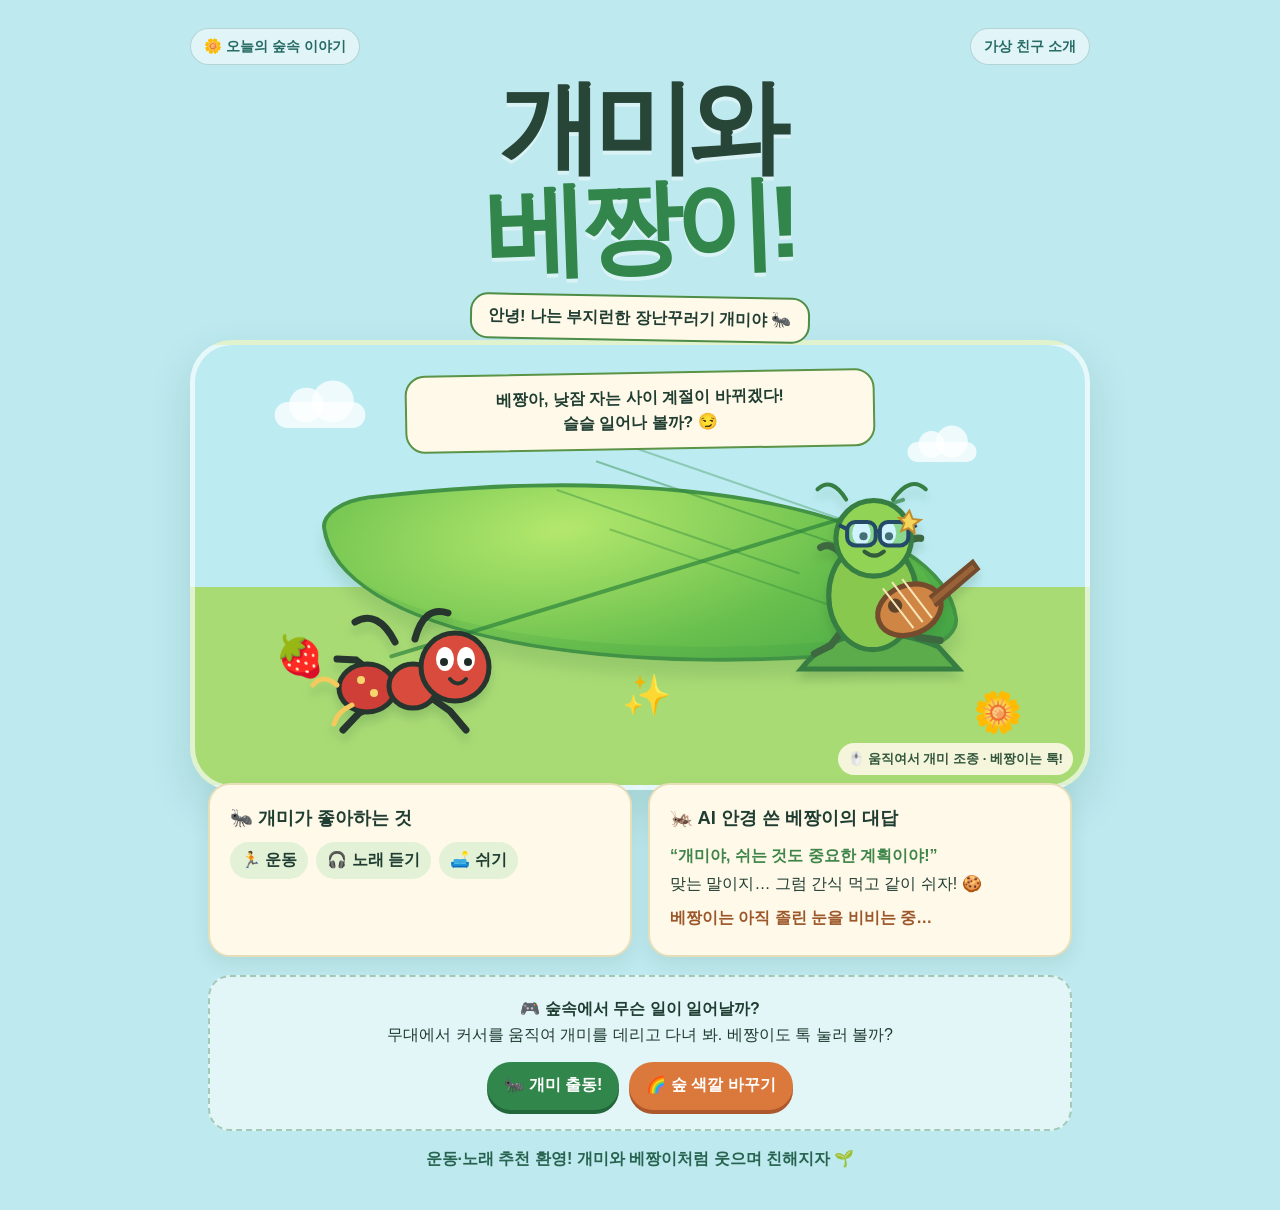
<file: 01-intro/index.html>
<!doctype html>
<html lang="ko">
<head>
  <meta charset="utf-8">
  <meta name="viewport" content="width=device-width, initial-scale=1">
  <meta name="theme-color" content="#bde9ef">
  <title>개미와 베짱이의 잎사귀 무대</title>
  <style>
    :root {
      --하늘: #bde9ef;
      --잎: #66b84f;
      --진한잎: #32884a;
      --글자: #203d32;
      --크림: #fff9e9;
      --주황: #f29b55;
    }
    * { box-sizing: border-box; }
    body {
      min-height: 100vh; margin: 0; padding: 28px 16px 40px;
      background: var(--하늘); color: var(--글자);
      font-family: "맑은 고딕", "Apple SD Gothic Neo", sans-serif;
      transition: background-color 500ms ease;
    }
    .페이지 { width: min(100%, 900px); margin: 0 auto; }
    .상단표식 { display: flex; justify-content: space-between; align-items: center; gap: 12px; margin-bottom: 12px; color: #276b64; font-size: .9rem; font-weight: 700; }
    .딱지 { padding: 8px 13px; border: 1px solid rgba(39,107,100,.24); border-radius: 999px; background: rgba(255,255,255,.54); }
    .제목영역 { position: relative; z-index: 2; text-align: center; }
    h1 { margin: 0; color: #274638; font-size: clamp(3rem, 10vw, 6.4rem); line-height: .98; letter-spacing: -.075em; text-shadow: 0 4px 0 rgba(255,255,255,.42); }
    h1 span { display: inline-block; color: #32864b; transform: rotate(-2deg); }
    .부제 { width: fit-content; max-width: 90%; margin: 17px auto 0; padding: 9px 16px; border: 2px solid #4d8d45; border-radius: 18px; background: var(--크림); font-weight: 700; line-height: 1.5; transform: rotate(1deg); }
    .무대 { position: relative; min-height: 450px; margin-top: -1px; overflow: hidden; border: 5px solid rgba(255,255,255,.65); border-radius: 42px; background: linear-gradient(#bcecf2 0 55%, #a9db75 55% 100%); box-shadow: 0 18px 40px rgba(44,105,77,.17); }
    .구름 { position: absolute; width: 126px; height: 36px; border-radius: 99px; background: rgba(255,255,255,.76); }
    .구름::before,.구름::after { content:""; position:absolute; bottom:8px; width:48px; height:48px; border-radius:50%; background:inherit; }
    .구름::before { left:20px; } .구름::after { left:52px; width:58px; height:58px; }
    .구름.하나 { top:52px; left:7%; transform:scale(.72); }
    .구름.둘 { top:89px; right:9%; transform:scale(.55); }
    .잎사귀 { position:absolute; top:118px; left:50%; width:min(76%,620px); height:220px; border:4px solid #439346; border-radius: 8% 92% 6% 94% / 12% 88% 12% 88%; background:radial-gradient(ellipse at 38% 25%,#b4e86d,#68bf4d 58%,#49a947); box-shadow: inset -14px -13px 0 rgba(34,128,62,.12), 0 15px 15px rgba(49,115,59,.16); transform:translateX(-50%) rotate(-7deg); }
    .잎사귀::before { content:""; position:absolute; left:7%; top:52%; width:88%; height:4px; border-radius:9px; background:rgba(39,128,58,.65); transform:rotate(-10deg); }
    .잎사귀::after { content:""; position:absolute; left:43%; top:21%; width:42%; height:2px; background:rgba(39,128,58,.42); transform:rotate(26deg); box-shadow: -28px 40px 0 rgba(39,128,58,.38), 35px 60px 0 rgba(39,128,58,.34), 30px -25px 0 rgba(39,128,58,.32); }
    .장면말 { position:absolute; z-index:2; top:27px; left:50%; width:min(88%,470px); padding:12px 16px; border:2px solid #5b9447; border-radius:20px; background:var(--크림); text-align:center; font-weight:700; line-height:1.55; transform:translateX(-50%) rotate(-1deg); }
    .캐릭터들 { position:absolute; z-index:3; inset:0; pointer-events:none; }
    .캐릭터 { position:absolute; width:clamp(130px,27vw,220px); transition:left 150ms ease-out, top 150ms ease-out, bottom 450ms ease, transform 300ms ease; }
    .무대 { touch-action:none; cursor:crosshair; }
    .캐릭터들 { pointer-events:none; }
    #베짱이캐릭터 { pointer-events:auto; cursor:pointer; }
    .개미 { left:12%; bottom:30px; }
    .베짱이 { right:11%; bottom:96px; width:clamp(145px,31vw,245px); }
    .개미.달려 { left:49%; bottom:105px; transform:rotate(8deg) scale(1.08); }
    .베짱이.깜짝 { transform:rotate(-8deg) translateY(-18px); }
    .개미.때리는중 { animation: 개미툭치기 420ms ease-in-out; }
    .베짱이.날아감 { animation: 베짱이날아감 1250ms cubic-bezier(.2,.8,.3,1) forwards; }
    .충돌글자 { position:absolute; z-index:6; left:64%; top:42%; padding:7px 12px; border:3px solid #243d2e; border-radius:50%; background:#fff2a8; color:#9f452b; font-size:1.25rem; font-weight:900; transform:rotate(-12deg) scale(.3); opacity:0; pointer-events:none; }
    .충돌글자.보임 { animation: 쾅글자 650ms ease-out forwards; }
    @keyframes 개미툭치기 { 0%,100% { transform:rotate(0) scale(1); } 30% { transform:translateX(20px) rotate(-24deg) scale(1.12); } 60% { transform:translateX(5px) rotate(12deg); } }
    @keyframes 베짱이날아감 { 0% { transform:translate(0,0) rotate(0) scale(1); opacity:1; } 18% { transform:translate(-15px,-24px) rotate(-35deg) scale(1.08); opacity:1; } 100% { transform:translate(240px,-190px) rotate(540deg) scale(.25); opacity:0; } }
    @keyframes 쾅글자 { 0% { opacity:0; transform:rotate(-12deg) scale(.3); } 25% { opacity:1; transform:rotate(8deg) scale(1.25); } 100% { opacity:0; transform:rotate(-12deg) scale(.75) translateY(-14px); } }
    .커서안내 { position:absolute; z-index:4; right:12px; bottom:10px; padding:7px 10px; border-radius:999px; background:rgba(255,249,233,.88); color:#31563c; font-size:.82rem; font-weight:700; pointer-events:none; }
    .무대장식 { position:absolute; z-index:2; font-size:clamp(1.5rem,4vw,2.5rem); }
    .딸기 { left:9%; bottom:105px; } .꽃 { right:7%; bottom:49px; } .반짝 { left:48%; bottom:66px; }
    .캐릭터 svg { display:block; width:100%; height:auto; overflow:visible; filter:drop-shadow(0 8px 5px rgba(36,90,46,.18)); }
    .소개카드 { position:relative; z-index:4; display:grid; grid-template-columns:1fr 1fr; gap:16px; margin:-7px 18px 0; }
    .종이상자 { padding:20px; border:2px solid #e6ddb9; border-radius:22px; background:var(--크림); box-shadow:0 8px 18px rgba(70,99,55,.1); }
    .종이상자 h2 { margin:0 0 12px; font-size:1.15rem; }
    .좋아하는것 { display:flex; flex-wrap:wrap; gap:8px; margin:0; padding:0; list-style:none; }
    .좋아하는것 li { padding:8px 11px; border-radius:999px; background:#e3f1d7; font-weight:700; }
    .대화 { margin:0; line-height:1.75; }
    .대화 strong { color:#3f8549; }
    .반응 { min-height:1.7em; margin:10px 0 0; color:#9b5629; font-weight:700; }
    .놀이영역 { margin:18px 18px 0; padding:19px; border:2px dashed rgba(48,118,62,.35); border-radius:22px; background:rgba(255,255,255,.57); text-align:center; }
    .놀이영역 p { margin:0 0 13px; line-height:1.65; }
    .버튼들 { display:flex; justify-content:center; flex-wrap:wrap; gap:10px; }
    button { min-height:48px; padding:0 17px; border:0; border-radius:999px; background:#31864b; color:white; font:inherit; font-weight:800; cursor:pointer; box-shadow:0 4px 0 #22673a; transition:transform 130ms ease, background-color 130ms ease; }
    button:hover { transform:translateY(-2px) rotate(-1deg); background:#267640; }
    button:active { transform:translateY(2px); box-shadow:0 2px 0 #22673a; }
    button:focus-visible { outline:3px solid #f29b55; outline-offset:3px; }
    button.색상버튼 { background:#db793d; box-shadow:0 4px 0 #ad572d; }
    .마지막인사 { margin:18px 0 0; text-align:center; color:#27634e; font-weight:700; }
    @media(max-width:620px) {
      body { padding:16px 10px 28px; }
      .상단표식 { font-size:.78rem; }
      .무대 { min-height:390px; border-radius:29px; }
      .잎사귀 { top:139px; width:92%; height:170px; }
      .장면말 { top:20px; font-size:.9rem; }
      .개미 { left:4%; bottom:25px; }
      .베짱이 { right:1%; bottom:88px; }
      .개미.달려 { left:39%; bottom:100px; }
      .소개카드 { grid-template-columns:1fr; margin-right:5px; margin-left:5px; }
      .놀이영역 { margin-right:5px; margin-left:5px; }
    }
    @media(prefers-reduced-motion:reduce) { *,*::before,*::after { transition-duration:.01ms !important; } }
  </style>
</head>
<body>
  <div class="페이지">
    <div class="상단표식"><span class="딱지">🌼 오늘의 숲속 이야기</span><span class="딱지">가상 친구 소개</span></div>
    <header class="제목영역">
      <h1>개미와<br><span>베짱이!</span></h1>
      <p class="부제">안녕! 나는 부지런한 장난꾸러기 개미야 🐜</p>
    </header>

    <section class="무대" aria-label="잎사귀 위에서 만난 개미와 베짱이">
      <div class="구름 하나" aria-hidden="true"></div><div class="구름 둘" aria-hidden="true"></div>
      <div class="잎사귀" aria-hidden="true"></div>
      <div class="커서안내">🖱️ 움직여서 개미 조종 · 베짱이는 톡!</div>
      <div class="충돌글자" id="충돌글자" aria-hidden="true">툭!</div>
      <div class="장면말" id="장면말" aria-live="polite">베짱아, 낮잠 자는 사이 계절이 바뀌겠다!<br>슬슬 일어나 볼까? 😏</div>
      <span class="무대장식 딸기" aria-hidden="true">🍓</span><span class="무대장식 꽃" aria-hidden="true">🌼</span><span class="무대장식 반짝" aria-hidden="true">✨</span>
      <div class="캐릭터들">
        <div class="캐릭터 개미" id="개미캐릭터" aria-label="작은 개미 캐릭터">
          <svg viewBox="0 0 220 170" role="img" aria-label="초록 잎 위의 귀여운 개미">
            <g stroke="#26352d" stroke-width="7" stroke-linecap="round" fill="none">
              <path d="M83 98 54 75 35 74M89 112 57 128 41 145M121 107 148 126 164 145M126 92 155 75 173 79"/>
              <path d="M93 57Q76 24 53 37M113 54Q122 20 146 28"/>
            </g>
            <ellipse cx="65" cy="103" rx="28" ry="24" fill="#cf3f38" stroke="#26352d" stroke-width="5"/>
            <ellipse cx="111" cy="101" rx="24" ry="22" fill="#d94c3d" stroke="#26352d" stroke-width="5"/>
            <circle cx="153" cy="82" r="34" fill="#d94c3d" stroke="#26352d" stroke-width="5"/>
            <ellipse cx="164" cy="74" rx="9" ry="12" fill="white"/><ellipse cx="143" cy="74" rx="9" ry="12" fill="white"/>
            <circle cx="166" cy="77" r="4" fill="#202d27"/><circle cx="142" cy="77" r="4" fill="#202d27"/>
            <path d="M148 94q8 9 16 0" stroke="#26352d" stroke-width="4" fill="none" stroke-linecap="round"/>
            <path d="M35 100q-14-12-24 0M50 120q-15 7-18 19" stroke="#f4c95d" stroke-width="5" fill="none" stroke-linecap="round"/>
            <circle cx="59" cy="95" r="4" fill="#f6d46e"/><circle cx="72" cy="108" r="4" fill="#f6d46e"/>
          </svg>
        </div>
        <div class="캐릭터 베짱이" id="베짱이캐릭터" aria-label="AI 안경을 쓰고 기타를 든 느긋한 베짱이">
          <svg viewBox="0 0 240 210" role="img" aria-label="잎사귀 의자에서 AI 안경을 쓰고 기타 치는 베짱이">
            <path d="M64 184q45-47 128-15l20 22H58z" fill="#5cac4b" stroke="#367e42" stroke-width="5"/>
            <g stroke="#3d6840" stroke-width="7" stroke-linecap="round" fill="none">
              <path d="M109 139 87 168 71 176M145 140l28 20 21 3M112 100Q92 63 77 72M142 97q17-37 33-34"/>
            </g>
            <ellipse cx="128" cy="119" rx="43" ry="53" fill="#88c84f" stroke="#367e42" stroke-width="5"/>
            <circle cx="129" cy="63" r="37" fill="#91d354" stroke="#367e42" stroke-width="5"/>
            <ellipse cx="117" cy="58" rx="9" ry="12" fill="white"/><ellipse cx="142" cy="58" rx="9" ry="12" fill="white"/>
            <circle cx="119" cy="61" r="4" fill="#25372c"/><circle cx="144" cy="61" r="4" fill="#25372c"/>
            <g aria-label="AI 안경" stroke="#244a67" stroke-width="4" fill="rgba(119,222,255,.35)">
              <rect x="103" y="47" width="28" height="23" rx="8"/><rect x="135" y="47" width="28" height="23" rx="8"/><path d="M131 56h4M103 54l-8-4M163 54l8-4" fill="none"/>
            </g>
            <path d="M159 43l5-7 3 8 8 1-7 5 1 8-6-5-7 3 3-8-5-5z" fill="#f6d55c" stroke="#c28d2d" stroke-width="2"/>
            <path d="M120 76q10 8 19 0" stroke="#315b3a" stroke-width="4" fill="none" stroke-linecap="round"/>
            <path d="M102 25Q88 2 74 15M148 25Q165 1 180 15" stroke="#367e42" stroke-width="4" fill="none" stroke-linecap="round"/>
            <ellipse cx="164" cy="133" rx="32" ry="24" fill="#cf8544" stroke="#754b2d" stroke-width="5" transform="rotate(-22 164 133)"/>
            <circle cx="150" cy="129" r="7" fill="#5d432a"/><path d="m184 121 42-35 5 7-42 36" fill="#9a6337" stroke="#754b2d" stroke-width="4"/>
            <path d="m138 112 30 39M147 106l30 39M157 103l29 38" stroke="#f8e5b7" stroke-width="2"/>
          </svg>
        </div>
      </div>
    </section>

    <section class="소개카드">
      <div class="종이상자">
        <h2>🐜 개미가 좋아하는 것</h2>
        <ul class="좋아하는것"><li>🏃 운동</li><li>🎧 노래 듣기</li><li>🛋️ 쉬기</li></ul>
      </div>
      <div class="종이상자">
        <h2>🦗 AI 안경 쓴 베짱이의 대답</h2>
        <p class="대화"><strong>“개미야, 쉬는 것도 중요한 계획이야!”</strong><br>맞는 말이지… 그럼 간식 먹고 같이 쉬자! 🍪</p>
        <p id="반응문구" class="반응" aria-live="polite">베짱이는 아직 졸린 눈을 비비는 중…</p>
      </div>
    </section>

    <section class="놀이영역">
      <p><strong>🎮 숲속에서 무슨 일이 일어날까?</strong><br>무대에서 커서를 움직여 개미를 데리고 다녀 봐. 베짱이도 톡 눌러 볼까?</p>
      <div class="버튼들">
        <button id="깨우기버튼" type="button">🐜 개미 출동!</button>
        <button id="색상버튼" class="색상버튼" type="button">🌈 숲 색깔 바꾸기</button>
      </div>
    </section>
    <p class="마지막인사">운동·노래 추천 환영! 개미와 베짱이처럼 웃으며 친해지자 🌱</p>
  </div>

  <script>
    const 장면문구 = [
      "베짱아, 낮잠 자는 사이 계절이 바뀌겠다!<br>슬슬 일어나 볼까? 😏",
      "베짱아, 간식 도착!<br>…어? 벌써 일어났네? 🍪",
      "오늘의 미션은 기지개 켜기!<br>성공하면 개미가 박수 쳐 줄게 👏",
      "베짱아, 네가 쉬는 동안 내가 자리 맡아 뒀어.<br>이제 교대하자! 😄"
    ];
    const 배경색목록 = ["#bde9ef", "#d8edbd", "#ffe1a8", "#e9d9f6", "#ffd7d2"];
    let 색인 = 0;
    let 장면인덱스 = 0;
    const 개미 = document.getElementById("개미캐릭터");
    const 베짱이 = document.getElementById("베짱이캐릭터");

    function 숲색바꾸기() {
      색인 = (색인 + 1) % 배경색목록.length;
      document.body.style.backgroundColor = 배경색목록[색인];
    }

    function 개미출동() {
      개미.classList.add("달려");
      베짱이.classList.add("깜짝");
      document.getElementById("장면말").innerHTML = 장면문구[장면인덱스];
      document.getElementById("반응문구").textContent = "베짱이: 으앗! 알았어, 일어났어! 개미도 잠깐 쉬어~";
      장면인덱스 = (장면인덱스 + 1) % 장면문구.length;
      window.setTimeout(() => {
        개미.classList.remove("달려");
        베짱이.classList.remove("깜짝");
      }, 1100);
    }

    document.getElementById("색상버튼").addEventListener("click", 숲색바꾸기);
    document.getElementById("깨우기버튼").addEventListener("click", 개미출동);

    const 무대 = document.querySelector(".무대");
    let 포인터움직임중 = false;
    let 충돌중 = false;
    let 충돌대기 = false;
    let 충돌타이머;

    무대.addEventListener("pointermove", (이벤트) => {
      const 위치 = 무대.getBoundingClientRect();
      const x = ((이벤트.clientX - 위치.left) / 위치.width) * 100;
      const y = ((이벤트.clientY - 위치.top) / 위치.height) * 100;
      const 안전한x = Math.max(2, Math.min(69, x - 13));
      const 안전한y = Math.max(34, Math.min(69, y - 15));
      개미.style.left = `${안전한x}%`;
      개미.style.top = `${안전한y}%`;
      개미.style.bottom = "auto";
      포인터움직임중 = true;
      가까우면툭치기();
    });

    function 가까우면툭치기() {
      if (충돌중 || 충돌대기) return;
      const 개미위치 = 개미.getBoundingClientRect();
      const 베짱이위치 = 베짱이.getBoundingClientRect();
      const 개미중심x = 개미위치.left + 개미위치.width / 2;
      const 개미중심y = 개미위치.top + 개미위치.height / 2;
      const 베짱이중심x = 베짱이위치.left + 베짱이위치.width / 2;
      const 베짱이중심y = 베짱이위치.top + 베짱이위치.height / 2;
      const 가로거리 = Math.abs(개미중심x - 베짱이중심x);
      const 세로거리 = Math.abs(개미중심y - 베짱이중심y);

      if (가로거리 < (개미위치.width + 베짱이위치.width) * 0.34 && 세로거리 < (개미위치.height + 베짱이위치.height) * 0.32) {
        충돌중 = true;
        충돌대기 = true;
        개미.classList.add("때리는중");
        베짱이.classList.remove("깜짝");
        베짱이.classList.add("날아감");
        const 효과글자 = document.getElementById("충돌글자");
        효과글자.classList.remove("보임");
        void 효과글자.offsetWidth;
        효과글자.textContent = ["툭!", "퐁!", "앗차!"][Math.floor(Math.random() * 3)];
        효과글자.classList.add("보임");
        document.getElementById("장면말").innerHTML = "개미가 살짝 툭!<br>베짱이가 빙글 날아갔어! 💫";
        document.getElementById("반응문구").textContent = "베짱이: 으아아— 빙글빙글! 괜찮아, 착지 완료! 😵‍💫";

        window.clearTimeout(충돌타이머);
        충돌타이머 = window.setTimeout(() => {
          베짱이.classList.remove("날아감");
          개미.classList.remove("때리는중");
          효과글자.classList.remove("보임");
          충돌중 = false;
          window.setTimeout(() => { 충돌대기 = false; }, 500);
        }, 1300);
      }
    }

    무대.addEventListener("pointerleave", () => {
      if (포인터움직임중) {
        개미.style.left = "";
        개미.style.top = "";
        개미.style.bottom = "";
        포인터움직임중 = false;
      }
    });

    베짱이.addEventListener("pointerdown", (이벤트) => {
      이벤트.stopPropagation();
      베짱이.classList.add("깜짝");
      document.getElementById("장면말").innerHTML = "앗, 들켰다!<br>개미야, 간식 먹으며 쉬자! 🍪";
      document.getElementById("반응문구").textContent = "베짱이: 커서로 콕 찌르다니, 제법인데? 😲";
      window.setTimeout(() => 베짱이.classList.remove("깜짝"), 700);
    });
  </script>
</body>
</html>
</file>
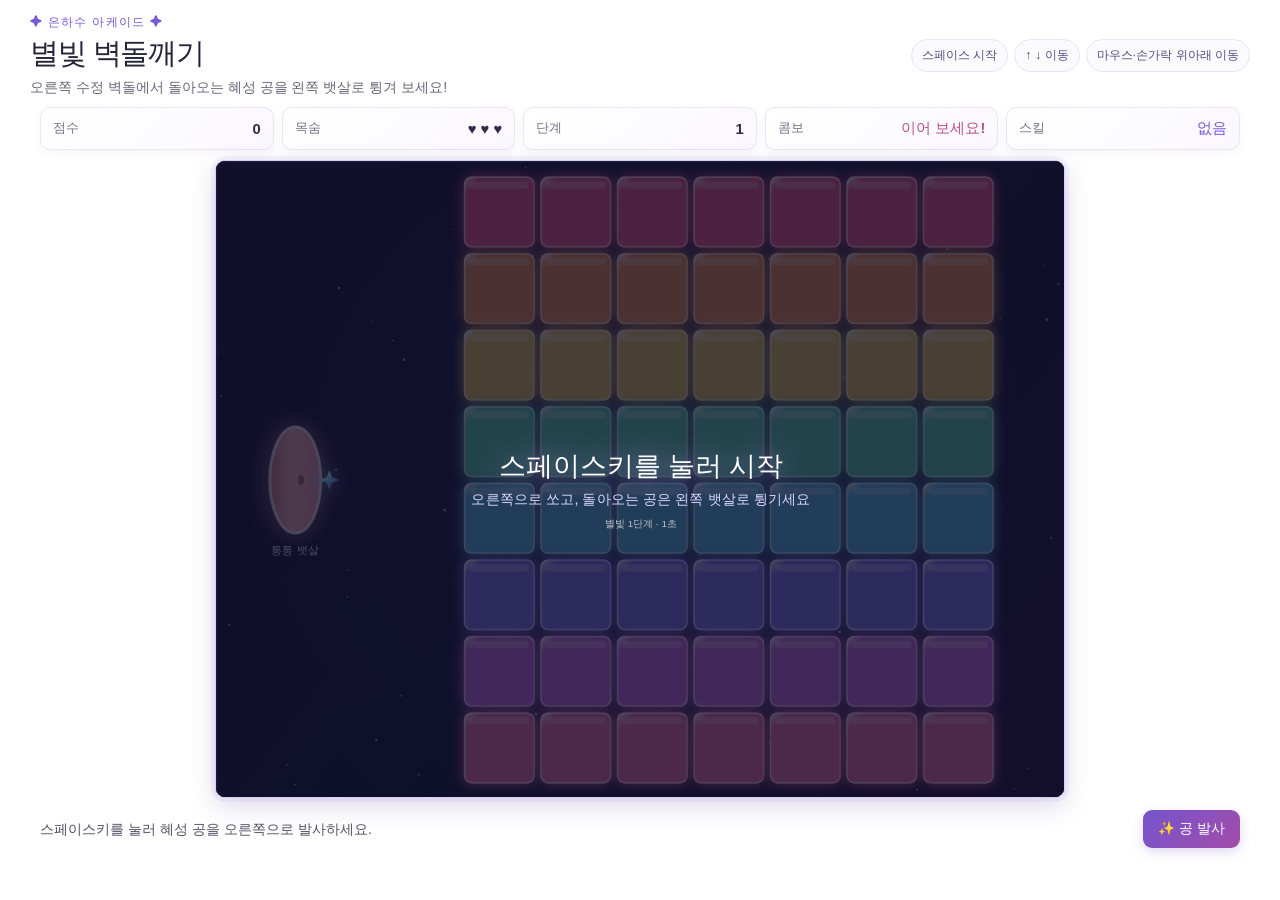
<file: 02-bricks/brick_game.html>
<!doctype html>
<html lang="ko">
<head>
  <meta charset="utf-8">
  <meta name="viewport" content="width=device-width, initial-scale=1">
  <meta name="theme-color" content="#ffffff">
  <title>별빛 벽돌깨기</title>
  <link rel="stylesheet" href="brick_game.css">
  <script src="brick_game.js" defer></script>
</head>
<body>
  <main class="게임">
    <header class="머리글">
      <div>
        <p class="작은제목">✦ 은하수 아케이드 ✦</p>
        <h1>별빛 벽돌깨기</h1>
        <p class="설명">오른쪽 수정 벽돌에서 돌아오는 혜성 공을 왼쪽 뱃살로 튕겨 보세요!</p>
      </div>
      <div class="조작안내" aria-label="게임 조작 방법">
        <span>스페이스 시작</span>
        <span>↑ ↓ 이동</span>
        <span>마우스·손가락 위아래 이동</span>
      </div>
    </header>

    <section class="정보줄" aria-label="게임 정보">
      <div class="정보칸"><span class="정보이름">점수</span><strong id="점수">0</strong></div>
      <div class="정보칸"><span class="정보이름">목숨</span><strong id="목숨">♥ ♥ ♥</strong></div>
      <div class="정보칸"><span class="정보이름">단계</span><strong id="단계">1</strong></div>
      <div class="정보칸"><span class="정보이름">콤보</span><strong id="콤보">이어 보세요!</strong></div>
      <div class="정보칸 스킬칸"><span class="정보이름">스킬</span><strong id="스킬">없음</strong></div>
    </section>

    <section class="게임틀" aria-label="별빛 벽돌깨기 게임판">
      <canvas id="게임판" aria-label="게임판 왼쪽의 뱃살 범퍼를 위아래로 움직여 공을 튕기세요."></canvas>
    </section>

    <footer class="아래안내">
      <p id="상태안내" aria-live="polite">스페이스키를 눌러 혜성 공을 오른쪽으로 발사하세요.</p>
      <button id="발사버튼" type="button">✨ 공 발사</button>
    </footer>
  </main>
</body>
</html>
</file>
<file: 02-bricks/brick_game.css>
:root {
  font-family: "맑은 고딕", "Malgun Gothic", sans-serif;
  color: #25233a;
  background: #fff;
  font-synthesis: none;
  text-rendering: optimizeLegibility;
}
* { box-sizing: border-box; }
body { min-width: 280px; min-height: 100vh; margin: 0; background: #fff; }
.게임 { width: 100%; min-height: 100vh; padding: 14px 18px 10px; display: flex; flex-direction: column; align-items: center; gap: 10px; }
.머리글 { width: min(100%, 1220px); display: flex; align-items: center; justify-content: space-between; gap: 20px; }
.작은제목 { margin: 0 0 3px; color: #7759d6; font-size: .78rem; font-weight: 800; letter-spacing: .1em; }
h1 { margin: 0; color: #25233a; font-size: clamp(1.25rem, 3vw, 1.8rem); letter-spacing: -.04em; }
.설명 { margin: 4px 0 0; color: #69667a; font-size: .88rem; }
.조작안내 { display: flex; flex-wrap: wrap; justify-content: flex-end; gap: 6px; }
.조작안내 span { padding: 7px 10px; border: 1px solid #e8e2fa; border-radius: 999px; background: #fbfaff; color: #554a7d; font-size: .78rem; white-space: nowrap; }
.정보줄 { width: min(100%, 1200px); display: grid; grid-template-columns: repeat(5, minmax(0, 1fr)); gap: 8px; }
.정보칸 { min-height: 43px; padding: 6px 12px; display: flex; align-items: center; justify-content: space-between; gap: 8px; border: 1px solid #e9e5f2; border-radius: 10px; background: linear-gradient(135deg,#fff,#faf8ff); box-shadow: 0 3px 9px rgb(82 63 138 / 5%); }
.정보이름 { color: #777287; font-size: .8rem; }
.정보칸 strong { color: #302b48; font-size: .92rem; white-space: nowrap; }
.스킬칸 strong { color: #7759d6; }
#콤보 { color: #bc4f92; }
.게임틀 { flex: 0 0 auto; display: grid; place-items: center; max-width: 100%; overflow: hidden; border: 1px solid #d8d0f4; border-radius: 10px; background: #10122e; box-shadow: 0 8px 26px rgb(69 48 132 / 19%), 0 0 0 4px rgb(176 156 244 / 10%); }
canvas { display: block; background: #10122e; touch-action: none; }
.아래안내 { width: min(100%, 1200px); min-height: 42px; display: flex; align-items: center; justify-content: space-between; gap: 12px; }
.아래안내 p { margin: 0; color: #555167; font-size: .9rem; }
button { min-height: 38px; padding: 0 15px; border: 0; border-radius: 9px; background: linear-gradient(135deg,#7454ce,#a34da8); color: #fff; font: inherit; font-size: .86rem; font-weight: 700; cursor: pointer; box-shadow: 0 4px 12px rgb(116 84 206 / 22%); }
button:hover { filter: brightness(1.08); }
button:focus-visible { outline: 3px solid #d6a9ff; outline-offset: 3px; }
@media (max-width: 640px) {
  .게임 { padding: 10px 10px 8px; gap: 8px; }
  .머리글 { align-items: flex-start; flex-direction: column; gap: 8px; }
  .조작안내 { justify-content: flex-start; }
  .조작안내 span { padding: 6px 8px; font-size: .72rem; }
  .정보줄 { gap: 4px; }
  .정보칸 { min-height: 40px; padding: 5px 6px; flex-direction: column; align-items: flex-start; justify-content: center; gap: 1px; }
  .정보이름 { font-size: .66rem; }
  .정보칸 strong { font-size: .75rem; }
  .아래안내 p { font-size: .78rem; }
}
@media (max-height: 620px) and (min-width: 641px) {
  .게임 { padding-top: 7px; gap: 5px; }
  .설명 { display: none; }
  .조작안내 span { padding: 5px 8px; }
}
</file>
